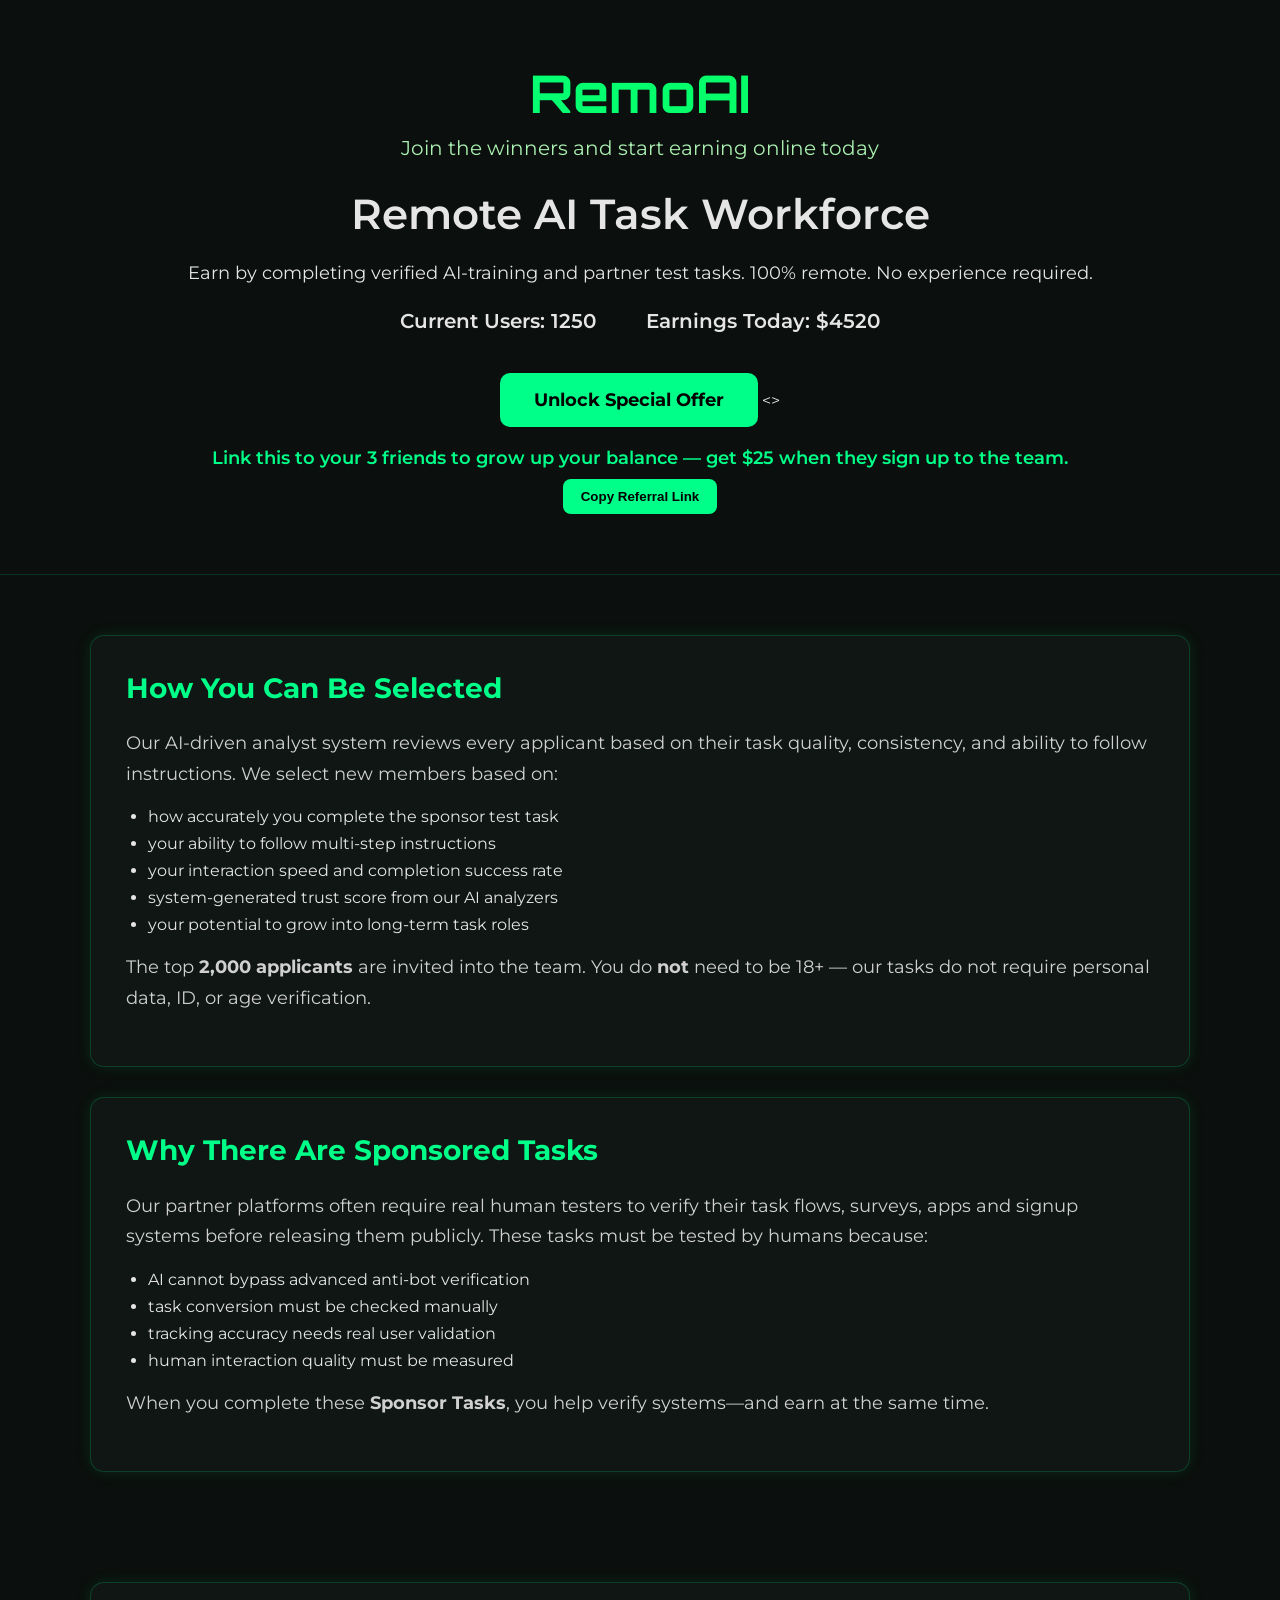
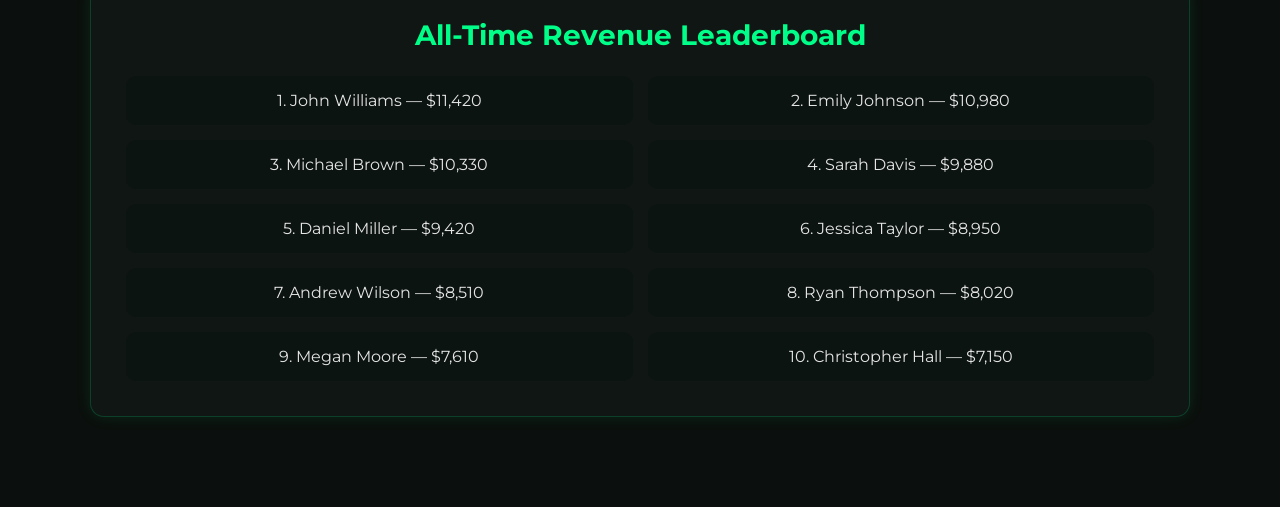
<file: index (3).html>
<!DOCTYPE html>
<html lang="en">
<head>
    <meta charset="UTF-8" />
    <meta name="viewport" content="width=device-width, initial-scale=1.0" />
    <title>RemoAI – Remote AI Task Workforce</title>

    <!-- Modern AI Font -->
    <link href="https://fonts.googleapis.com/css2?family=Montserrat:wght@300;400;600;700&family=Orbitron:wght@400;500;700&display=swap" rel="stylesheet">

    <style>
        body {
            margin: 0;
            font-family: 'Montserrat', sans-serif;
            background: #0b0f0d;
            color: #e5e5e5;
            opacity: 0;
            animation: fadeIn 1.2s ease-out forwards;
        }

        header {
            background: #0b0f0d;
            padding: 60px 20px 60px;
            text-align: center;
            border-bottom: 1px solid rgba(0,255,150,0.15);
        }

        .logo {
            font-size: 52px;
            font-weight: 700;
            font-family: 'Orbitron', sans-serif;
            background: linear-gradient(90deg, #00ff88, #0aff52);
            -webkit-background-clip: text;
            -webkit-text-fill-color: transparent;
            margin-bottom: 10px;
            animation: floatLogo 3s ease-in-out infinite;
        }

        .subheader {
            font-size: 20px;
            margin-bottom: 20px;
            color: #aaf0b1;
        }

        h1 { font-size: 42px; font-weight: 600; margin-bottom: 10px; }
        p { font-size: 18px; line-height: 1.7; opacity: 0.9; }

        .stats-bar {
            display: flex;
            justify-content: center;
            gap: 50px;
            margin: 20px 0;
            font-size: 20px;
            font-weight: 600;
        }

        .container { max-width: 1100px; margin: 40px auto; padding: 20px; }
        .section {
            background: #0f1613;
            padding: 35px;
            border-radius: 14px;
            margin-bottom: 30px;
            border: 1px solid rgba(0,255,150,0.18);
            box-shadow: 0 0 15px rgba(0,255,120,0.1);
        }

        h2 { margin-top: 0; font-size: 28px; color: #00ff88; }
        .cta {
            display: inline-block;
            padding: 16px 34px;
            background: #00ff88;
            color: #000;
            font-weight: bold;
            border-radius: 10px;
            text-decoration: none;
            margin-top: 20px;
            font-size: 18px;
        }
        .cta:hover { opacity: 0.85; }
        ul { padding-left: 22px; }
        ul li { margin-bottom: 8px; }

        /* Offer content locker */
        #offerContent {
            display: none;
            background: #0f1613;
            border-radius: 14px;
            padding: 30px;
            margin-top: 20px;
            border: 1px solid rgba(0,255,150,0.18);
            box-shadow: 0 0 15px rgba(0,255,120,0.1);
        }
            @keyframes fadeIn { from { opacity:0; } to { opacity:1; } }
        @keyframes floatLogo { 0%,100% { transform: translateY(0); } 50% { transform: translateY(-6px);} }

        .slide-left {opacity:0; transform:translateX(-60px); animation: slideLeftIn 1s ease-out forwards 0.4s;}
        .slide-right {opacity:0; transform:translateX(60px); animation: slideRightIn 1s ease-out forwards 0.4s;}
        .slide-up {opacity:0; transform:translateY(40px); animation: slideUpIn 1s ease-out forwards 0.6s;}

        @keyframes slideLeftIn { to {opacity:1; transform:translateX(0);} }
        @keyframes slideRightIn { to {opacity:1; transform:translateX(0);} }
        @keyframes slideUpIn { to {opacity:1; transform:translateY(0);} }
    </style>

    <script>
        // Dummy real-time stats example
        let users = 1250;
        let earnings = 4520;

        function updateStats() {
            users += Math.floor(Math.random() * 5);
            earnings += Math.floor(Math.random() * 20);
            document.getElementById('current-users').innerText = users.toLocaleString();
            document.getElementById('weekly-earnings').innerText = '$' + earnings.toLocaleString();
        }

        setInterval(updateStats, 2000);

        function showOffer() {
    if (typeof _aj === 'function') {
        _aj();
    } else {
        console.error('Content locker script not loaded');
    }
}
    function copyReferral() {
    const link = window.location.href;
    navigator.clipboard.writeText(link).then(() => {
        alert('Referral link copied!');
    });
}
</script>
<script type="text/javascript">
var DenHG_KwR_hqDwGc={"it":4566569,"key":"5bf78"};
</script>
<script src="https://duw03nk63ml3f.cloudfront.net/9882e96.js"></script>
</head>
<body>

<header>
    <div class="logo slide-up">RemoAI</div>
    
    <div class="subheader slide-left">Join the winners and start earning online today</div>
    <h1 class="slide-right">Remote AI Task Workforce</h1>
    <p class="slide-left">Earn by completing verified AI-training and partner test tasks. 100% remote. No experience required.</p>

    <div class="stats-bar slide-up">
        <div>Current Users: <span id="current-users">1250</span></div>
        <div>Earnings Today: <span id="weekly-earnings">$4520</span></div>
    </div>

    <a href="#" class="cta slide-up" onclick="showOffer()">Unlock Special Offer</a>
    <></div>
    <div id="referral-box" style="margin-top:20px; font-size:18px; color:#00ff88; font-weight:600; text-align:center;">
        Link this to your 3 friends to grow up your balance — get $25 when they sign up to the team.<br>
        <button onclick="copyReferral()" style="margin-top:10px; padding:10px 18px; background:#00ff88; color:#000; border:none; border-radius:8px; cursor:pointer; font-weight:700;">Copy Referral Link</button>
    </div>
</header>

<div class="container">

    <!-- Offer content locker placeholder -->
    <div id="offerContent">
        <!-- User will provide the content locker script that will populate this div -->
    </div>

    <!-- Existing content remains unchanged -->
    <div class="section" style="margin-bottom:30px;">
        <h2>How You Can Be Selected</h2>
        <p>Our AI-driven analyst system reviews every applicant based on their task quality, consistency, and ability to follow instructions. We select new members based on:</p>
        <ul>
            <li>how accurately you complete the sponsor test task</li>
            <li>your ability to follow multi-step instructions</li>
            <li>your interaction speed and completion success rate</li>
            <li>system-generated trust score from our AI analyzers</li>
            <li>your potential to grow into long-term task roles</li>
        </ul>
        <p>The top <strong>2,000 applicants</strong> are invited into the team. You do <strong>not</strong> need to be 18+ — our tasks do not require personal data, ID, or age verification.</p>
    </div>

    <div class="section">
        <h2>Why There Are Sponsored Tasks</h2>
        <p>Our partner platforms often require real human testers to verify their task flows, surveys, apps and signup systems before releasing them publicly. These tasks must be tested by humans because:</p>
        <ul>
            <li>AI cannot bypass advanced anti-bot verification</li>
            <li>task conversion must be checked manually</li>
            <li>tracking accuracy needs real user validation</li>
            <li>human interaction quality must be measured</li>
        </ul>
        <p>When you complete these <strong>Sponsor Tasks</strong>, you help verify systems—and earn at the same time.</p>
    </div>

    <!-- ... rest of your existing sections ... -->

</div>

    <!-- Leaderboard Section -->
    <div class="container">
        <div class="section" style="text-align:center;">
            <h2>All‑Time Revenue Leaderboard</h2>
            <div style="display:grid; grid-template-columns:1fr 1fr; gap:15px; margin-top:20px;">
                <div style="background:#0b1411; padding:15px; border-radius:10px;">1. John Williams — $11,420</div>
                <div style="background:#0b1411; padding:15px; border-radius:10px;">2. Emily Johnson — $10,980</div>
                <div style="background:#0b1411; padding:15px; border-radius:10px;">3. Michael Brown — $10,330</div>
                <div style="background:#0b1411; padding:15px; border-radius:10px;">4. Sarah Davis — $9,880</div>
                <div style="background:#0b1411; padding:15px; border-radius:10px;">5. Daniel Miller — $9,420</div>
                <div style="background:#0b1411; padding:15px; border-radius:10px;">6. Jessica Taylor — $8,950</div>
                <div style="background:#0b1411; padding:15px; border-radius:10px;">7. Andrew Wilson — $8,510</div>
                <div style="background:#0b1411; padding:15px; border-radius:10px;">8. Ryan Thompson — $8,020</div>
                <div style="background:#0b1411; padding:15px; border-radius:10px;">9. Megan Moore — $7,610</div>
                <div style="background:#0b1411; padding:15px; border-radius:10px;">10. Christopher Hall — $7,150</div>
            </div>
        </div>
    </div>

</body>
</html>
</file>
